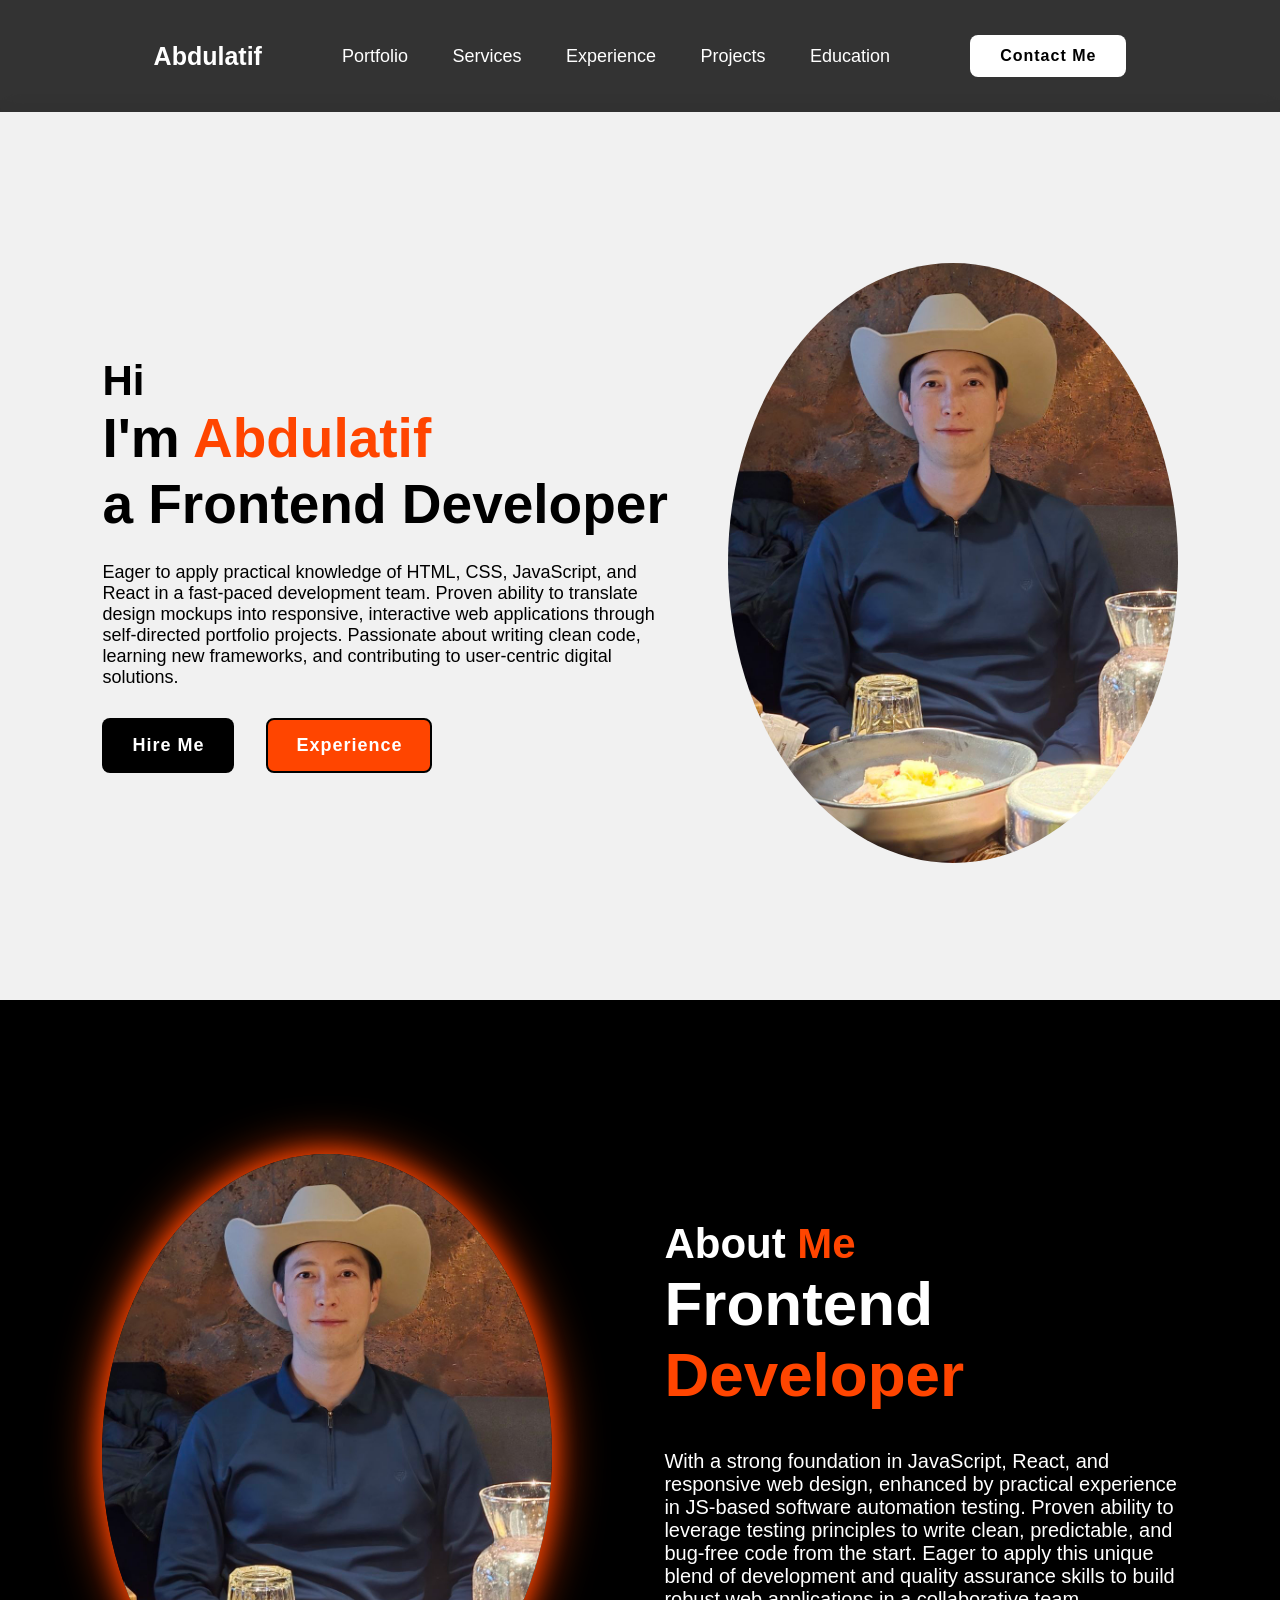
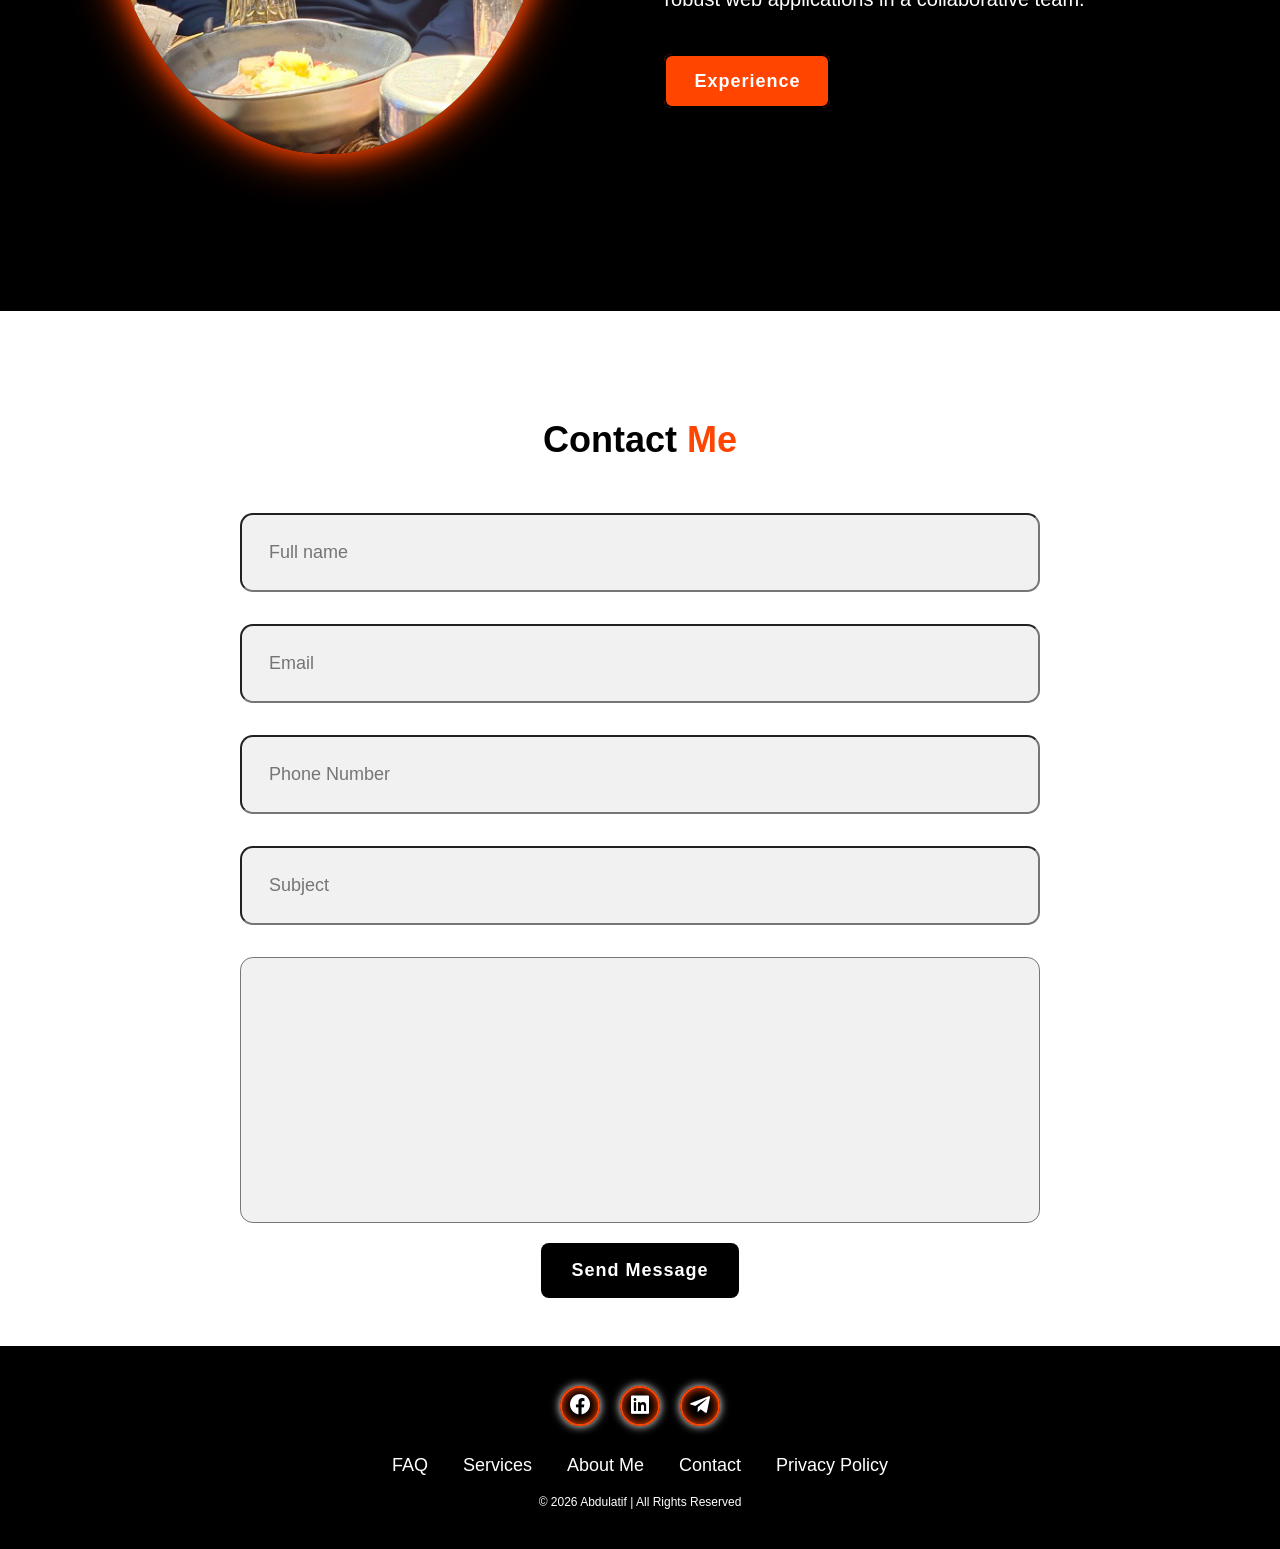
<file: index.html>
<!doctype html>
<html lang="en">
  <head>
    <meta charset="UTF-8" />
    <meta name="viewport" content="width=device-width, initial-scale=1.0" />
    <title>Portfolio Page</title>
    <link rel="stylesheet" href="./styles/style.css" />
    <link
      href="https://unpkg.com/boxicons@2.1.4/css/boxicons.min.css"
      rel="stylesheet"
    />
  </head>
  <body>
    <header class="header">
      <a href="#" class="logo">Abdu<span></span>latif</a>
      <nav class="navbar">
        <a href="#" class="active">Portfolio</a>
        <a href="./services.html">Services</a>
        <a href="./experience.html">Experience</a>
        <a href="./projects.html">Projects</a>
        <a href="./education.html">Education</a>
      </nav>
      <a href="#contact-forma" class="contact">Contact Me</a>
    </header>
    <section class="home">
      <div class="home-content">
        <h3>Hi</h3>
        <h1>
          I'm <span>Abdulatif</span><br />
          a Frontend Developer
        </h1>
        <p>
          Eager to apply practical knowledge of HTML, CSS, JavaScript, and React
          in a fast-paced development team. Proven ability to translate design
          mockups into responsive, interactive web applications through
          self-directed portfolio projects. Passionate about writing clean code,
          learning new frameworks, and contributing to user-centric digital
          solutions.
        </p>
        <div class="btn-box">
          <a href="#contact-forma">
            <button class="btn-1">Hire Me</button>
          </a>
          
          <a href="./experience.html" target="_blank" >
            <button class="btn-2">Experience</button>
          </a>
          
        </div>
      </div>
      <div class="img-box">
        <img src="./images/me.jpg" alt="" />
      </div>
    </section>
    <section class="about">
      <div class="about-img">
        <img src="./images/me.jpg" alt="" />
      </div>
      <div class="about-content">
        <h2 class="heading">About <span>Me</span></h2>
        <h3>Frontend <span>Developer</span></h3>
        <p>
          With a strong foundation in JavaScript,
          React, and responsive web design, enhanced by practical experience in
          JS-based software automation testing. Proven ability to leverage
          testing principles to write clean, predictable, and bug-free code from
          the start. Eager to apply this unique blend of development and quality
          assurance skills to build robust web applications in a collaborative
          team.
        </p>
        <a href="./experience.html" class="btn-2">Experience</a>
      </div>
    </section>
    <section class="contact-form" id="contact-forma" >
      <h2 class="contact-me">Contact <span>Me</span></h2>
      <form action="#">
        <div class="input-box">
          <input type="text" placeholder="Full name" />
          <input type="email" placeholder="Email" />
        </div>
        <div class="input-box">
          <input type="number" placeholder="Phone Number" />
          <input type="text" placeholder="Subject" />
        </div>
        <textarea name="" id="" cols="30" rows="10" placeholder="Your message">
        </textarea>
        <input type="submit" value="Send Message" class="btn-1" />
      </form>
    </section>
    <footer class="footer">
      <div class="social">
        <a href="https://www.facebook.com/" target="_blank"><i class="bx bxl-facebook-circle"></i></a>
        <a href="https://www.linkedin.com/feed/" target="_blank"><i class="bx bxl-linkedin-square"></i></a>
        <a href="https://web.telegram.org/k/" target="_blank"><i class="bx bxl-telegram"></i></a>
      </div>
      <ul class="list">
        <li><a href="#">FAQ</a></li>
        <li><a href="./services.html" target="_blank" >Services</a></li>
        <li><a href="#">About Me</a></li>
        <li><a href="#">Contact</a></li>
        <li><a href="#">Privacy Policy</a></li>
      </ul>
      <p class="copyright">© 2026 Abdulatif | All Rights Reserved</p>
    </footer>
  </body>
</html>
</file>
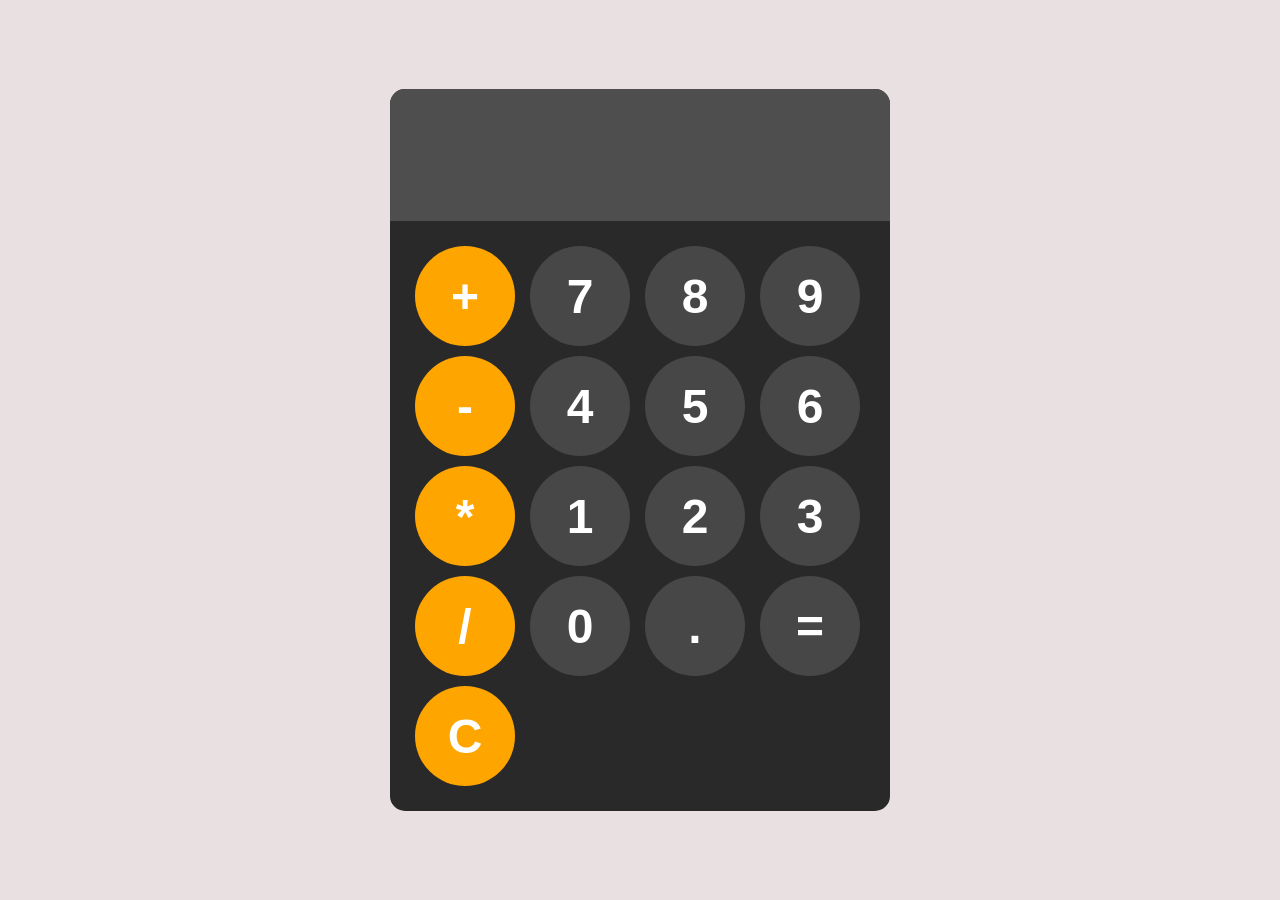
<file: calculator/index.html>
<!DOCTYPE html>
<html lang="en">
<head>
    <meta charset="UTF-8">
    <meta name="viewport" content="width=device-width, initial-scale=1.0">
    <title>Document</title>
    <link rel="stylesheet" href="./styles/style.css">
</head>
<body>
    <div id="calculator">
        <input type="text" id="display" readonly>
        <div id="keys">
            <button class="operator-btn" onclick="appendToDisplay('+')">+</button>
            <button onclick="appendToDisplay('7')">7</button>
            <button onclick="appendToDisplay('8')">8</button>
            <button onclick="appendToDisplay('9')">9</button>
            <button onclick="appendToDisplay('-')" class="operator-btn">-</button>
            <button onclick="appendToDisplay('4')">4</button>
            <button onclick="appendToDisplay('5')">5</button>
            <button onclick="appendToDisplay('6')">6</button>
            <button onclick="appendToDisplay('*')" class="operator-btn" >*</button>
            <button onclick="appendToDisplay('1')">1</button>
            <button onclick="appendToDisplay('2')">2</button>
            <button onclick="appendToDisplay('3')">3</button>
            <button onclick="appendToDisplay('/')" class="operator-btn">/</button>
            <button onclick="appendToDisplay('0')">0</button>
            <button onclick="appendToDisplay('.')">.</button>
            <button onclick="calculate()">=</button>
            <button class="operator-btn" onclick="clearDisplay()">C</button>
        </div>
    </div>
    <script src="index.js"></script>
</body>
</html>
</file>
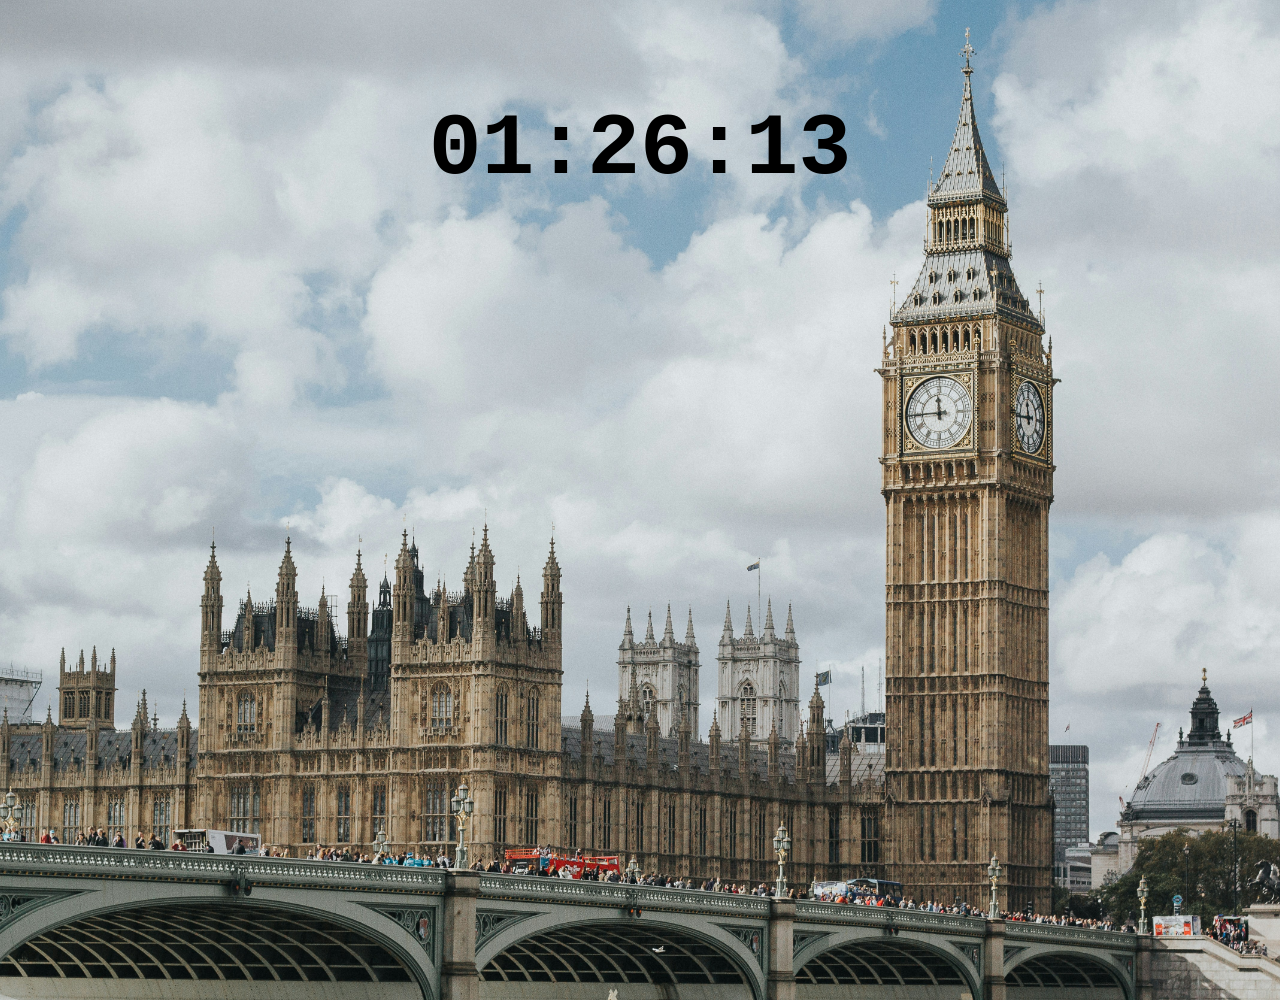
<file: clock/index.html>
<!DOCTYPE html>
<html lang="en">
<head>
    <meta charset="UTF-8">
    <meta name="viewport" content="width=device-width, initial-scale=1.0">
    <title>World Time</title>
    <link rel="stylesheet" href="./styles/style.css">
</head>
<body>
    <div id="clock-container">
        <div id="clock">00:00:00</div>
    </div>
    <script src="index.js"></script>
</body>
</html>
</file>
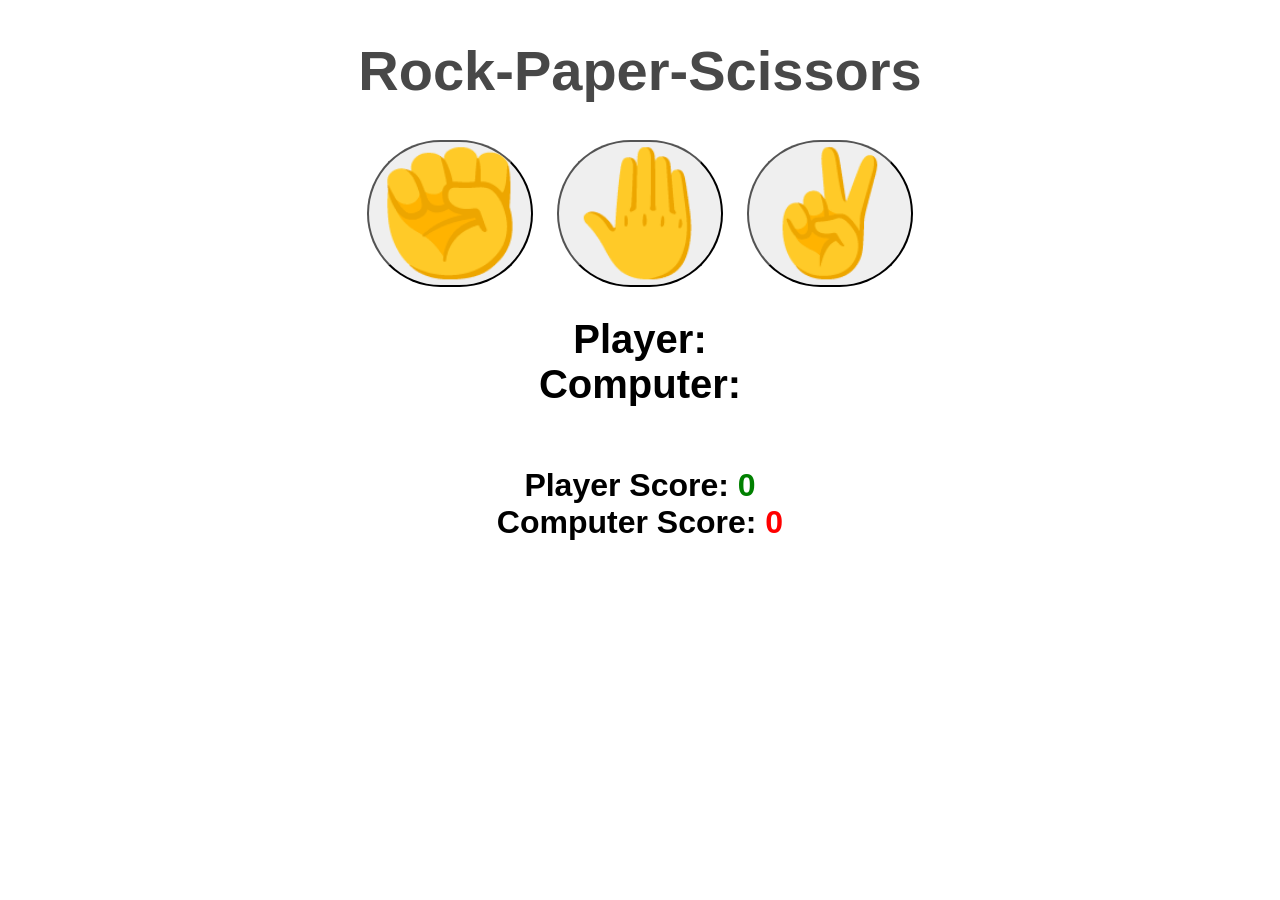
<file: rock-paper-scissors/index.html>
<!doctype html>
<html lang="en">
  <head>
    <meta charset="UTF-8" />
    <meta name="viewport" content="width=device-width, initial-scale=1.0" />
    <title>Rock-Paper-Scissors</title>
    <link rel="stylesheet" href="style.css" />
  </head>
  <body>
    <h1>Rock-Paper-Scissors</h1>
    <div class="choices">
      <button onclick="playGame('rock')">✊</button>
      <button onclick="playGame('paper')">🤚</button>
      <button onclick="playGame('scissors')">✌️</button>
    </div>

    <div id="playerDisplay">Player:</div>
    <div id="computerDisplay">Computer:</div>
    <div id="resultDisplay"></div>

    <div class="scoreDisplay">
      Player Score: <span id="playerScoreDisplay">0</span>
    </div>

    <div class="scoreDisplay">
      Computer Score: <span id="computerScoreDisplay">0</span>
    </div>
    <script src="index.js"></script>
  </body>
</html>
</file>
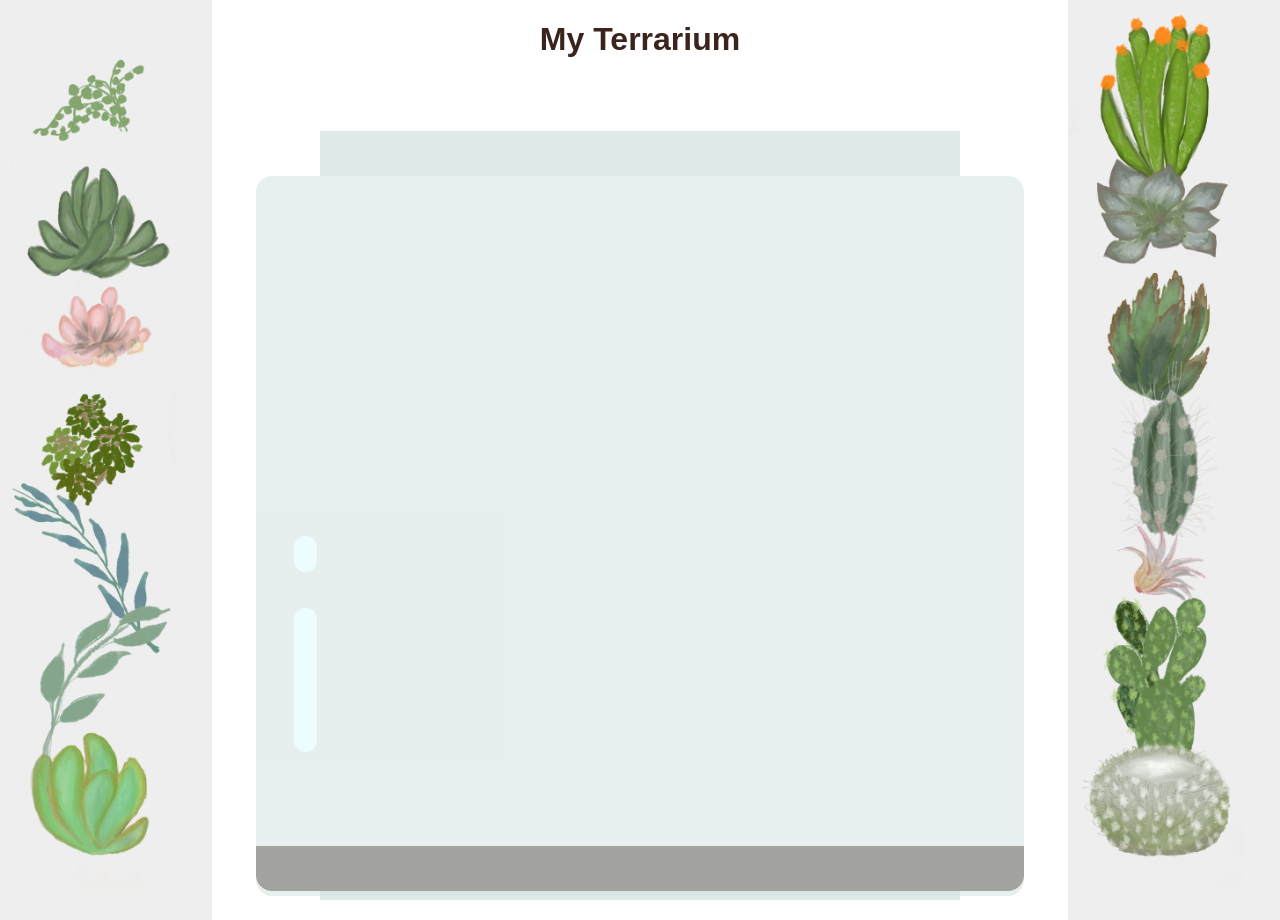
<file: terrarium/index.html>
<!DOCTYPE html>
<html lang="en">
	<head>
		<title>Welcome to my Virtual Terrarium</title>
		<meta charset="utf-8" />
		<meta http-equiv="X-UA-Compatible" content="IE=edge" />
		<meta name="viewport" content="width=device-width, initial-scale=1" />
		<!-- import the webpage's stylesheet -->
		<link rel="stylesheet" href="./style.css" />
		<!-- import the webpage's JavaScript file -->
		<script src="./script.js" defer></script>
	</head>

	<body>
		<div id="page">
			<h1>My Terrarium</h1>
			<div id="left-container" class="container">
				<div class="plant-holder">
					<img class="plant" alt="plant" id="plant1" src="./images/plant1.png" />
				</div>
				<div class="plant-holder">
					<img class="plant" alt="plant" id="plant2" src="./images/plant2.png" />
				</div>
				<div class="plant-holder">
					<img class="plant" alt="plant" id="plant3" src="./images/plant3.png" />
				</div>
				<div class="plant-holder">
					<img class="plant" alt="plant" id="plant4" src="./images/plant4.png" />
				</div>
				<div class="plant-holder">
					<img class="plant" alt="plant" id="plant5" src="./images/plant5.png" />
				</div>
				<div class="plant-holder">
					<img class="plant" alt="plant" id="plant6" src="./images/plant6.png" />
				</div>
				<div class="plant-holder">
					<img class="plant" alt="plant" id="plant7" src="./images/plant7.png" />
				</div>
			</div>
			<div id="right-container" class="container">
				<div class="plant-holder">
					<img class="plant" alt="plant" id="plant8" src="./images/plant8.png" />
				</div>
				<div class="plant-holder">
					<img class="plant" alt="plant" id="plant9" src="./images/plant9.png" />
				</div>
				<div class="plant-holder">
					<img class="plant" alt="plant" id="plant10" src="./images/plant10.png" />
				</div>
				<div class="plant-holder">
					<img class="plant" alt="plant" id="plant11" src="./images/plant11.png" />
				</div>
				<div class="plant-holder">
					<img class="plant" alt="plant" id="plant12" src="./images/plant12.png" />
				</div>
				<div class="plant-holder">
					<img class="plant" alt="plant" id="plant13" src="./images/plant13.png" />
				</div>
				<div class="plant-holder">
					<img class="plant" alt="plant" id="plant14" src="./images/plant14.png" />
				</div>
			</div>

			<div id="terrarium">
				<div class="jar-top"></div>
				<div class="jar-walls">
					<div class="jar-glossy-long"></div>
					<div class="jar-glossy-short"></div>
				</div>
				<div class="dirt"></div>
				<div class="jar-bottom"></div>
			</div>
		</div>
	</body>
</html>
</file>
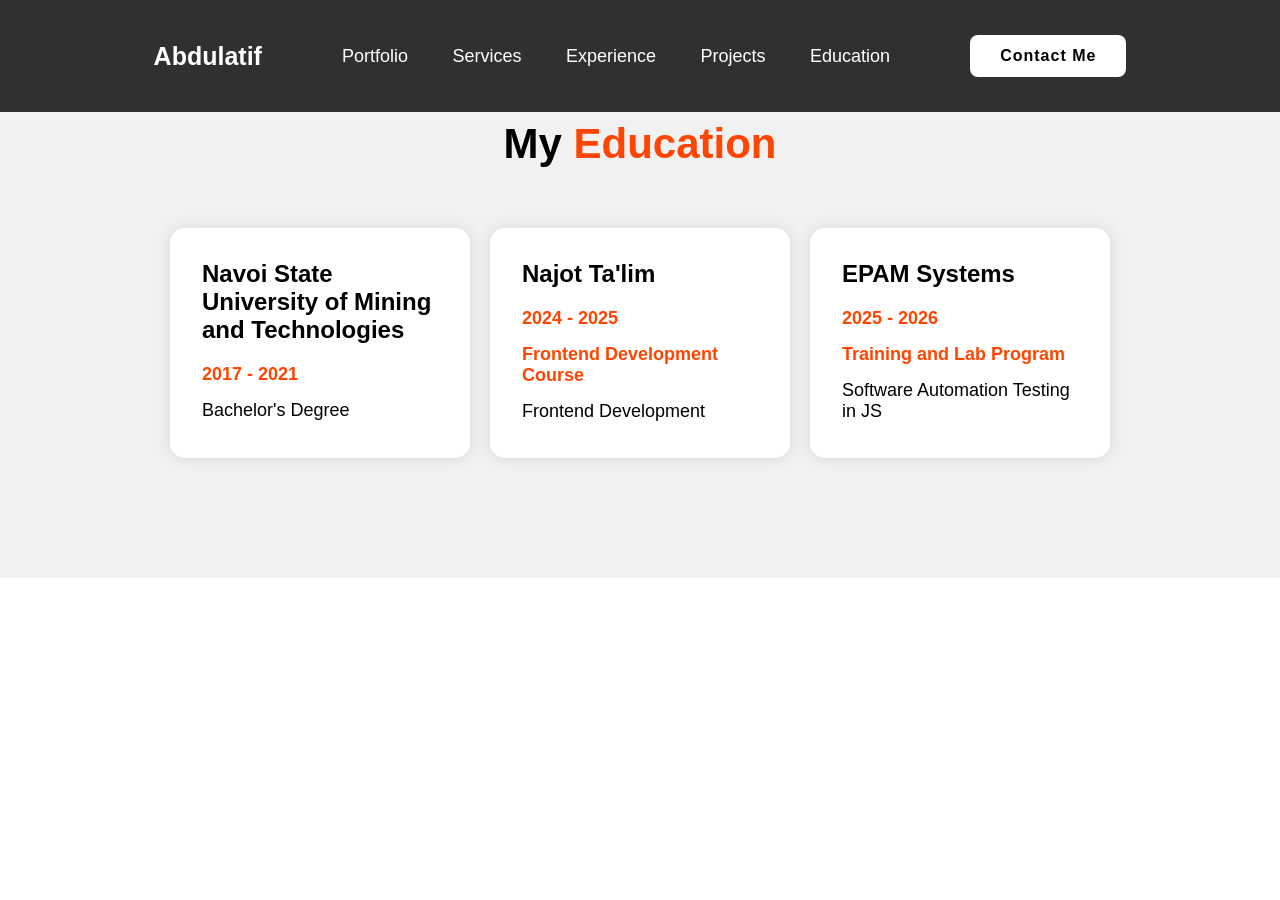
<file: education.html>
<!doctype html>
<html lang="en">
  <head>
    <meta charset="UTF-8" />
    <meta name="viewport" content="width=device-width, initial-scale=1.0" />
    <link rel="stylesheet" href="./styles/education.css" />
    <link rel="stylesheet" href="./styles/style.css">
    <title>Education</title>
  </head>
  <body>
    <header class="header">
      <a href="./index.html" class="logo">Abdu<span></span>latif</a>
      <nav class="navbar">
        <a href="./index.html" class="active">Portfolio</a>
        <a href="./services.html">Services</a>
        <a href="./experience.html">Experience</a>
        <a href="./projects.html">Projects</a>
        <a href="./education.html">Education</a>
      </nav>
      <a href="./index.html#contact-forma" class="contact">Contact Me</a>
    </header>

    <section class="education" id="education">
      <h2 class="heading">My <span>Education</span></h2>

      <div class="education-container">
        <div class="education-box">
          <div class="education-content">
            <h3>Navoi State University of Mining and Technologies</h3>
            <span>2017 - 2021</span>
            <p>Bachelor's Degree</p>
          </div>
        </div>

        <div class="education-box">
          <div class="education-content">
            <h3>Najot Ta'lim</h3>
            <span>2024 - 2025</span>
            <span>Frontend Development Course</span>
            <p>Frontend Development</p>
          </div>
        </div>

        <div class="education-box">
          <div class="education-content">
            <h3>EPAM Systems</h3>
            <span>2025 - 2026</span>
            <span>Training and Lab Program</span>
            <p>Software Automation Testing in JS</p>
          </div>
        </div>
      </div>
    </section>
  </body>
</html>
</file>
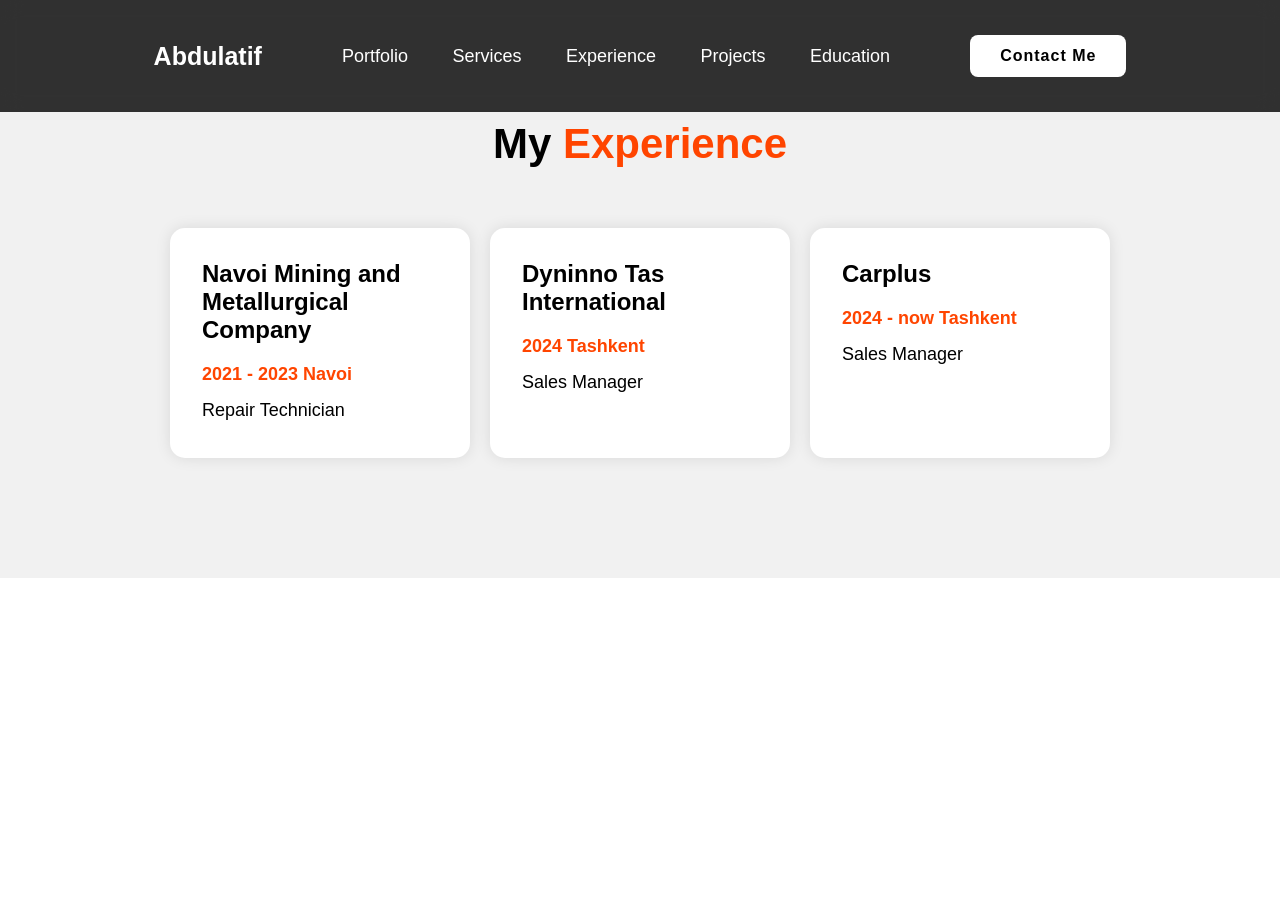
<file: experience.html>
<!doctype html>
<html lang="en">
  <head>
    <meta charset="UTF-8" />
    <meta name="viewport" content="width=device-width, initial-scale=1.0" />
    <link rel="stylesheet" href="./styles/education.css" />
    <link rel="stylesheet" href="./styles/style.css">
    <title>Education</title>
  </head>
  <body>
    <header class="header">
      <a href="./index.html" class="logo">Abdu<span></span>latif</a>
      <nav class="navbar">
        <a href="index.html" class="active">Portfolio</a>
        <a href="./services.html">Services</a>
        <a href="./experience.html">Experience</a>
        <a href="./projects.html">Projects</a>
        <a href="./education.html">Education</a>
      </nav>
      <a href="./index.html#contact-forma" class="contact">Contact Me</a>
    </header>

    <section class="education" id="education">
      <h2 class="heading">My <span>Experience</span></h2>

      <div class="education-container">
        <div class="education-box">
          <div class="education-content">
            <h3>Navoi Mining and Metallurgical Company</h3>
            <span>2021 - 2023 Navoi</span>
            <p>Repair Technician</p>
          </div>
        </div>

        <div class="education-box">
          <div class="education-content">
            <h3>Dyninno Tas International</h3>
            <span>2024 Tashkent</span>
            <p>Sales Manager</p>
          </div>
        </div>

        <div class="education-box">
          <div class="education-content">
            <h3>Carplus</h3>
            <span>2024 - now Tashkent</span>
            <p>Sales Manager</p>
          </div>
        </div>
      </div>
    </section>
  </body>
</html>
</file>
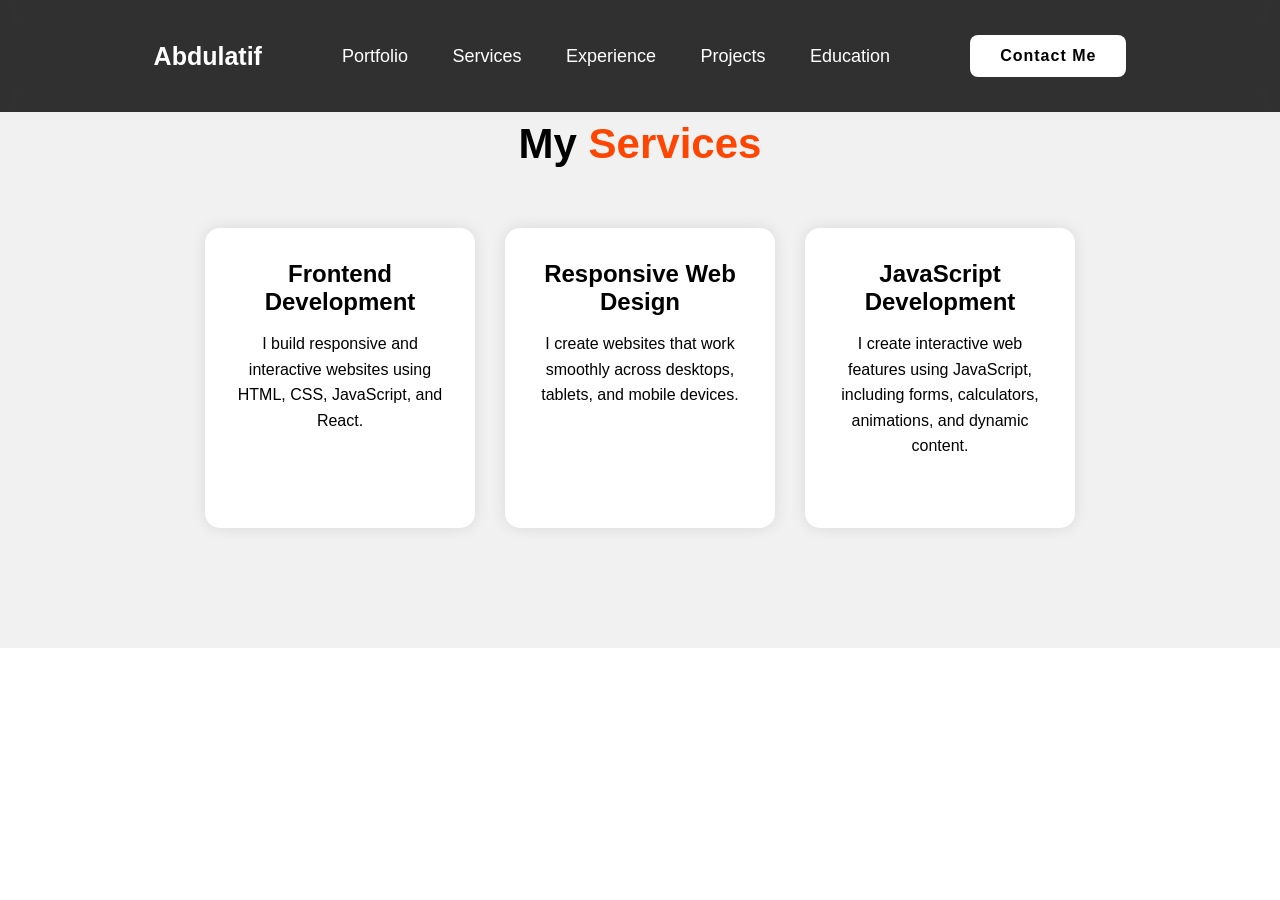
<file: services.html>
<!doctype html>
<html lang="en">
  <head>
    <meta charset="UTF-8" />
    <meta name="viewport" content="width=device-width, initial-scale=1.0" />
    <link rel="stylesheet" href="./styles/services.css" />
    <link rel="stylesheet" href="./styles/style.css">
    <title>Services</title>
  </head>
  <body>
    <header class="header">
      <a href="./index.html" class="logo">Abdu<span></span>latif</a>
      <nav class="navbar">
        <a href="./index.html" class="active">Portfolio</a>
        <a href="./services.html">Services</a>
        <a href="./experience.html">Experience</a>
        <a href="./projects.html">Projects</a>
        <a href="./education.html">Education</a>
      </nav>
      <a href="index.html#contact-forma" class="contact">Contact Me</a>
    </header>
    <section class="services" id="services">
      <h2 class="heading">My <span>Services</span></h2>

      <div class="services-container">
        <div class="service-box">
          <i class="bx bx-code-alt"></i>
          <h3>Frontend Development</h3>
          <p>
            I build responsive and interactive websites using HTML, CSS,
            JavaScript, and React.
          </p>
        </div>

        <div class="service-box">
          <i class="bx bx-devices"></i>
          <h3>Responsive Web Design</h3>
          <p>
            I create websites that work smoothly across desktops, tablets, and
            mobile devices.
          </p>
        </div>

        <div class="service-box">
          <i class="bx bxl-javascript"></i>
          <h3>JavaScript Development</h3>
          <p>
            I create interactive web features using JavaScript, including forms,
            calculators, animations, and dynamic content.
          </p>
        </div>
      </div>
    </section>
  </body>
</html>
</file>
<file: styles/style.css>
*{
    margin: 0;
    padding: 0;
    box-sizing: border-box;
    font-family: 'Poppins', sans-serif;
    text-decoration: none;
    list-style: none;

}
.header{
    position: fixed;
    top: 0;
    left: 0;
    width: 100%;
    padding: 35px 12%;
    background: rgba(0,0,0,0.8);
    backdrop-filter: blur(10px);
    display: flex;
    justify-content: space-between;
    align-items: center;
    z-index: 100;
}
.logo{
    font-size: 25px;
    color: white;
    font-weight: 600;
    transition: 0.3s ease;
}
.logo:hover{
    color:orangered;
    text-shadow: 0 0 25px orangered,
                 0 0 50px orangered;
    transform: scale(1.1);             
}
span{
    color:orangered;
}
.navbar a{
    font-size: 18px;
    color:white;
    font-weight: 500;
    margin: 0 20px;
    border-bottom: 3px solid transparent;
    transition: 0.3s ease;
}
.navbar a:hover
{
    color:orangered;
    border-bottom:3px solid orangered;
}
.contact{
    padding: 10px 28px;
    background-color: white;
    color: black;
    border: 2px solid transparent;
    border-radius: 8px;
    font-size: 16px;
    letter-spacing: 1px;
    font-weight: 600;
    transition: 0.3s ease;
}
.contact:hover{
    background-color:orangered;
    box-shadow: 0 0 25px orangered;
    color: white;
}
.home{
    margin-top: 100px;
    width: 100%;
    min-height: 100vh;
    background: rgb(241,241,241);
    display: flex;
    align-items:center;
    gap: 3em;
    padding: 30px 8% 0;
}
.home-content{
    max-width: 900px;
}
.home-content h3{
    font-size: 42px;
}
.home-content h1{
    font-size: 55px;
    line-height: 1.2;
}
.home-content p{
    font-size: 18px;
    margin: 25px 0 30px;
}
.btn-box{
    width: 345px;
    display: flex;
    gap: 2em;
}
.btn-1{
    padding: 15px 28px;
    background-color: black;
    color: white;
    border: 2px solid transparent;
    border-radius: 8px;
    font-size: 18px;
    letter-spacing: 1px;
    font-weight: 600;
}
.btn-1:hover{
    background-color: white;
    color: black;
    border: 2px solid black;
}
.btn-2{
    padding: 15px 28px;
    background-color:orangered;
    color: white;
    border: 2px solid black;
    border-radius: 8px;
    letter-spacing: 1px;
    font-size: 18px;
    font-weight: 600;
    transition: 0.3s ease;
    cursor: pointer;
}
.btn-2:hover{
    background-color: white;
    color: orangered;
}
.img-box img{
    border-radius: 50%;
    width: 450px;
}
::-webkit-scrollbar{
    width: 15px;
}
::-webkit-scrollbar-thumb{
    background-color: orangered;
}
::-webkit-scrollbar-track{
    background-color: rgba(0,0,0,0.6);
    width: 50px;
}
.about{
    display: flex;
    justify-content: center;
    align-items:center;
    padding: 12% 8%;
    gap: 7em;
    background: black;
}
.about-img img{
    position: relative;
    width: 450px;
    box-shadow: 0 0 25px orangered,
                0 0 50px orangered;
    border-radius: 50%;
}
.about-content h2{
    text-align: left;
    color: white;
    font-size: 42px;
}
.about-content h3{
    font-size: 62px;
    color: white;
}
.about-content p {
    color: white;
    font-size: 20px;
    margin: 2em 0 3em;
}
.contact-form h2{
    text-align: center;
    margin-top: 3em;
    margin-bottom: 1em;
    font-size: 36px;
}
.contact-form form{
    max-width: 50em;
    margin: 1rem auto;
    text-align: center;
    margin-bottom: 3em;
}
.contact-form form .input-box{
    display: flex;
    justify-content: center;
    flex-wrap: wrap;
}
.contact-form form .input-box input,
.contact-form form textarea{
    width: 100%;
    padding: 1.5em;
    font-size: 18px;
    color: black;
    background: rgb(241,241,241);
    border-radius: 0.8rem;
    margin: 1rem 0;
    resize: none;
}
.footer{
    position: relative;
    bottom: 0;
    width: 100%;
    padding: 40px 0;
    background: black;
}
.footer .social{
    text-align: center;
    padding-bottom: 25px;
    color: white;
}
.footer .social a{
    font-size: 24px;
    color: white;
    border: 2px solid orangered;
    width: 40px;
    height: 40px;
    line-height: 38px;
    display: inline-block;
    text-align: center;
    border-radius: 50%;
    margin: 0 8px;
    box-shadow: inset 0 0 10px orangered, 0 0 10px;
    transform: 0.3s ease;
}
.footer .social a:hover{
    transform: scale(1.2)translateY(-10px);
    color: orangered;
    border: 2px solid orangered;
}
.footer ul{
    margin-top: 0;
    padding: 0;
    font-size: 18px;
    line-height: 1.6;
    margin-bottom: 0;
    text-align: center;
}
.footer ul li a{
    color: white;
    border-bottom: 3px solid transparent;
    transition: 0.3s ease;
}
.footer ul li a:hover{
    border-bottom: 3px solid orangered;
}
.footer ul li{
    display: inline-block;
    padding: 0 15px;
}
.footer .copyright{
    margin-top: 15px;
    text-align: center;
    font-size: 12px;
    color: white;

}
</file>
<file: calculator/styles/style.css>
body{
    margin: 0;
    display: flex;
    justify-content: center;
    align-items: center;
    height: 100vh;
    background-color: rgb(233, 225, 225);
}
#calculator{
    font-family: Arial, Helvetica, sans-serif;
    background-color: rgb(41, 41, 41);
    border-radius: 15px;
    max-width: 500px;
    overflow: hidden;
}
#display{
    width: 100%;
    padding: 20px;
    font-size: 5rem;
    text-align: left;
    border:none;
    background-color: rgb(78, 78, 78);
    color: white;
}
#keys{
    display: grid;
    grid-template-columns: repeat(4, 1fr);
    gap: 10px;
    padding: 25px;

}
button{
    width: 100px;
    height: 100px;
    border-radius: 50px;
    border: none;
    background-color: rgb(71, 71, 71);
    color: white;
    font-size: 3rem;
    font-weight: bold;
    cursor: pointer;
}
button:hover{
    background-color: rgb(97, 95, 95);
}
button:active{
    background-color: rgb(130, 121, 121);
}
.operator-btn{
    background-color:orange;
}
.operator-btn:hover{
    background-color: rgb(243, 195, 107);
}
.operator-btn:active {
    background-color: rgb(246, 211, 145);
}
</file>
<file: clock/styles/style.css>
body{
    background-image: url(../images/bigben.jpg);
    background-size: cover;
    margin: 0;
    overflow: hidden;
    background-position: center;
}
#clock-container{
    display: flex;
    justify-content: center;
    margin-top: 100px;
    height: 100vh;
}
#clock{
    font-family: monospace;
    font-size: 5.5rem;
    font-weight: bold;
    text-align: center;
    
}
</file>
<file: rock-paper-scissors/style.css>
body{
    font-family: Arial, Helvetica, sans-serif;
    font-weight: bold;
    margin: 0;
    display: flex;
    flex-direction: column;
    align-items: center;

}
h1{
    font-size: 3.5rem;
    color:rgb(72, 72, 72);
}
.choices{
    margin-bottom: 30px;

}
.choices button{
    font-size: 7.5rem;
    min-width: 160px;
    margin: 0 10px;
    border-radius: 250px;
    cursor: pointer;
    transition: 0.5s ease;
}
.choices button:hover{
    background-color: aliceblue;
}
#playerDisplay, #computerDisplay {
    font-size: 2.5rem;
}
#resultDisplay{
    font-size: 5rem;
    margin: 30px 0;
}
.scoreDisplay{
    font-size: 2rem;
}
.greenText, #playerScoreDisplay{
    color: green;
}
.redText, #computerScoreDisplay{
    color: red;
}
</file>
<file: terrarium/style.css>
body {
	font-family: helvetica, arial, sans-serif;
}

h1 {
	color: #3a241d;
	text-align: center;
}

#left-container {
	left: 0px;
}

#right-container {
	right: 0px;
}

.container {
	background-color: #eee;
	width: 15%;
	top: 0px;
	position: absolute;
	height: 100%;
	padding: 10px;
}

.plant-holder {
	position: relative;
	height: 13%;
	left: -10px;
}

.plant {
	position: absolute;
	max-width: 150%;
	max-height: 150%;
	z-index: 2;
}

.jar-walls {
	height: 80%;
	width: 60%;
	background: #d1e1df;
	border-radius: 1rem;
	position: absolute;
	bottom: 0.5%;
	left: 20%;
	opacity: 0.5;
	z-index: 1;
}

.jar-top {
	width: 50%;
	height: 5%;
	background: #d1e1df;
	position: absolute;
	bottom: 80.5%;
	left: 25%;
	opacity: 0.7;
	z-index: 1;
}

.jar-bottom {
	width: 50%;
	height: 1%;
	background: #d1e1df;
	position: absolute;
	bottom: 0%;
	left: 25%;
	opacity: 0.7;
}

.dirt {
	width: 60%;
	height: 5%;
	background: #3a241d;
	position: absolute;
	border-radius: 0 0 1rem 1rem;
	bottom: 1%;
	left: 20%;
	opacity: 0.7;
	z-index: -1;
}

.jar-glossy-long {
	width: 3%;
	height: 20%;
	border-radius: 2rem;
	background: #ddfbff;
	position: absolute;
	bottom: 20%;
	left: 5%;
}

.jar-glossy-short {
	width: 3%;
	height: 5%;
	border-radius: 2rem;
	background: #ddfbff;
	position: absolute;
	bottom: 45%;
	left: 5%;
}
</file>
<file: styles/education.css>
.education {
    padding: 120px 8%;
    background: rgb(241, 241, 241);
}

.education .heading {
    text-align: center;
    font-size: 42px;
    margin-bottom: 60px;
}

.education-container {
    display: flex;
    justify-content: center;
    align-items: stretch;
    gap: 20px;
    flex-wrap: wrap;
}

.education-box {
    width: 300px;
    min-height: 230px;
    padding: 30px;
    background: white;
    border-radius: 15px;
    border: 2px solid transparent;
    box-shadow: 0 0 15px rgba(0, 0, 0, 0.1);
    transition: 0.3s ease;
}

.education-box:hover {
    border: 2px solid orangered;
    transform: translateY(-10px);
    box-shadow: 0 0 25px orangered;
}

.education-content h3 {
    font-size: 24px;
    margin-bottom: 20px;
}

.education-content span {
    display: block;
    font-size: 18px;
    font-weight: 600;
    margin-bottom: 15px;
}

.education-content p {
    font-size: 18px;
}
</file>
<file: styles/services.css>
.services {
    padding: 120px 8%;
    background: rgb(241, 241, 241);
}

.services .heading {
    text-align: center;
    font-size: 42px;
    margin-bottom: 60px;
}

.services-container {
    display: flex;
    justify-content: center;
    gap: 30px;
    flex-wrap: wrap;
}

.service-box {
    width: 270px;
    min-height: 300px;
    padding: 30px;
    background: white;
    border-radius: 15px;
    text-align: center;
    border: 2px solid transparent;
    box-shadow: 0 0 15px rgba(0, 0, 0, 0.1);
    transition: 0.3s ease;
}

.service-box:hover {
    border: 2px solid orangered;
    transform: translateY(-10px);
    box-shadow: 0 0 25px orangered;
}

.service-box i {
    font-size: 60px;
    color: orangered;
    margin-bottom: 20px;
}

.service-box h3 {
    font-size: 24px;
    margin-bottom: 15px;
}

.service-box p {
    font-size: 16px;
    line-height: 1.6;
}
</file>
